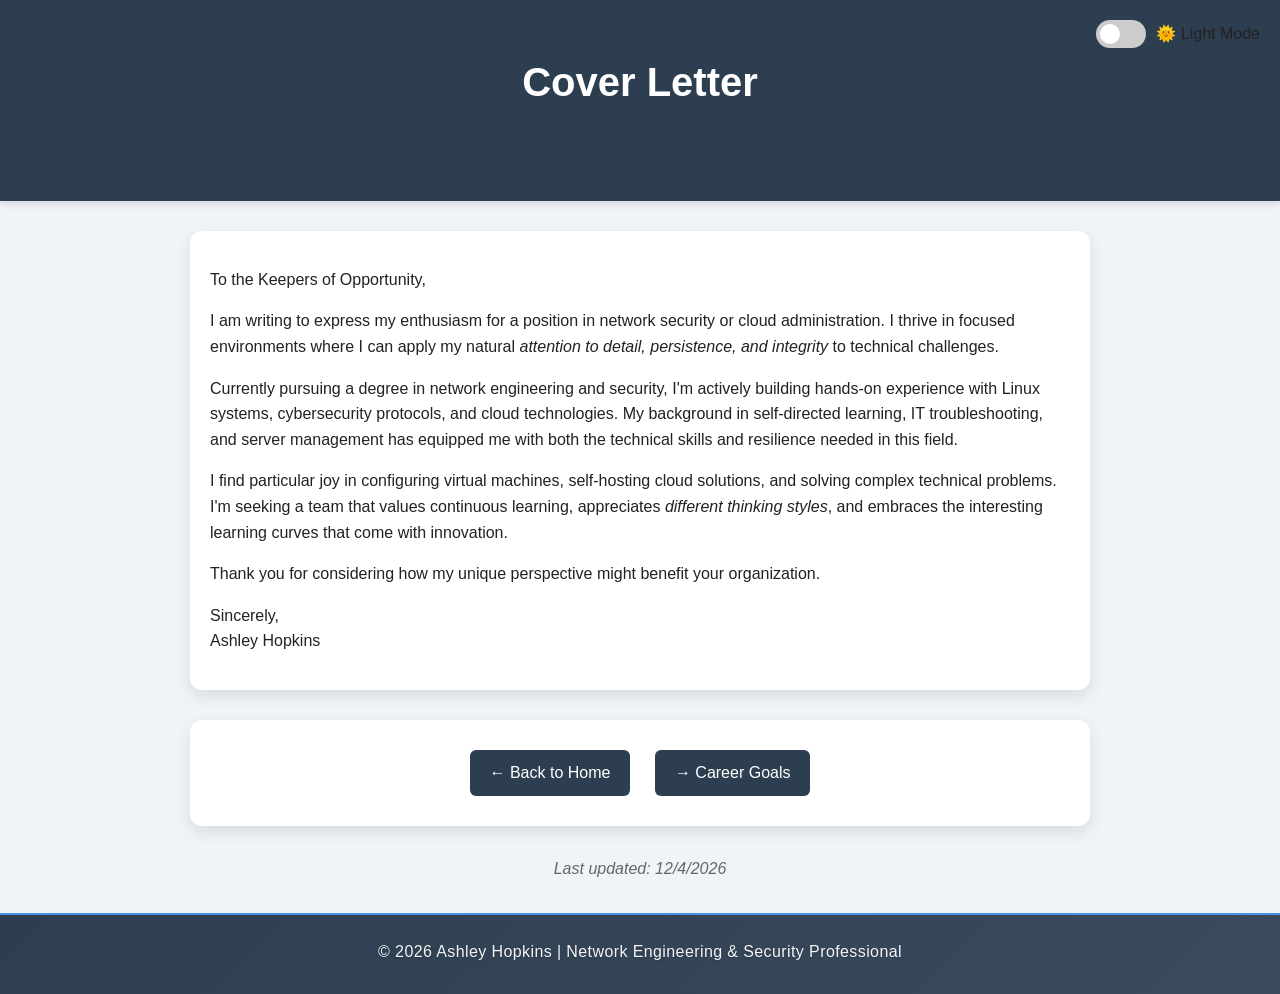
<file: coverletter.html>
<!DOCTYPE html>
<html lang="en">
<head>
  <meta charset="UTF-8" />
  <meta name="viewport" content="width=device-width, initial-scale=1.0" />
  <title>Cover Letter</title>
  <link rel="stylesheet" href="css/styles.css" />
  <style>
    /* basic styles */
    * {
      box-sizing: border-box;
    }
    
    body {
      font-family: Arial, sans-serif;
      background-color: #f0f4f8;
      color: #222;
      margin: 0;
      padding: 0;
    }
    .dark-mode {
      background-color: #121212;
      color: #f0f0f0;
    }
    header {
      background-color: #2c3e50;
      color: #fff;
      padding: 50px 20px 60px;
      text-align: center;
    }
    .section-box {
      background-color: #fff;
      border-radius: 12px;
      padding: 20px;
      margin: 30px auto;
      max-width: 900px;
      box-shadow: 0 6px 16px rgba(0, 0, 0, 0.1);
    }
    .dark-mode .section-box {
      background-color: #1e1e1e;
    }
    .nav-button {
      display: inline-block;
      margin: 10px;
      padding: 10px 20px;
      background-color: #2c3e50;
      color: #fff;
      text-decoration: none;
      border-radius: 6px;
      transition: background-color 0.3s;
    }
    .nav-button:hover {
      background-color: #1a252f;
    }
    .dark-mode .nav-button {
      background-color: #444;
    }
    .switch {
      position: fixed;
      top: 20px;
      right: 20px;
      display: flex;
      align-items: center;
      gap: 10px;
      z-index: 1000;
    }
    .switch input {
      opacity: 0;
      width: 0;
      height: 0;
    }
    .slider {
      position: relative;
      display: inline-block;
      width: 50px;
      height: 28px;
      background-color: #ccc;
      border-radius: 34px;
      cursor: pointer;
      transition: background-color 0.4s;
    }
    .slider:before {
      content: "";
      position: absolute;
      height: 20px;
      width: 20px;
      left: 4px;
      bottom: 4px;
      background-color: white;
      border-radius: 50%;
      transition: transform 0.4s;
    }
    .slider.round {
      border-radius: 34px;
    }
    
    .slider.round:before {
      border-radius: 50%;
    }
    
    input:checked + .slider {
      background-color: #4a90e2;
    }
    input:checked + .slider:before {
      transform: translateX(22px);
    }
    
    /* Footer Styles */
    .professional-footer {
      margin-top: 2rem;
      padding: 1.5rem;
      background: linear-gradient(135deg, #2c3e50 0%, #3a4b5e 100%);
      color: #f5f5f5;
      text-align: center;
      border-top: 2px solid #4a90e2;
    }
    
    .footer-content {
      max-width: 800px;
      margin: 0 auto;
    }
    
    .copyright {
      font-size: 1rem;
      font-weight: 500;
      margin: 0 0 0.3rem 0;
      letter-spacing: 0.4px;
    }
    
    .dark-mode .professional-footer {
      background: linear-gradient(135deg, #1a1a1a 0%, #2a2a2a 100%);
    }

mark {
  background-color: #cce5ff; /* Light blue */
  color: #004085; /* Dark blue text for contrast */
  padding: 2px 4px;
  border-radius: 3px;
}

.dark-mode mark {
  background-color: #004085; /* Darker blue for dark mode */
  color: #cce5ff; /* Light blue text for contrast in dark mode */
}
  </style>
</head>
<body id="top">

  <!-- main content -->
  <main>
    <!-- dark mode toggle -->
    <label class="switch">
      <input type="checkbox" id="darkModeToggle" aria-label="Toggle dark mode" />
      <span class="slider round"></span>
      <span id="modeLabel">🌞 Light Mode</span>
    </label>

    <!-- header -->
    <header>
      <h1>Cover Letter</h1>
    </header>

    <!-- cover letter content -->
    <section class="section-box">
      <p>
      To the Keepers of Opportunity,
      </p>
      <p>
        I am writing to express my enthusiasm for a position in network security or cloud administration. I thrive in focused environments where I can apply my natural <em>attention to detail, persistence, and integrity</em> to technical challenges.
      </p>
      <p>
        Currently pursuing a degree in network engineering and security, I'm actively building hands-on experience with Linux systems, cybersecurity protocols, and cloud technologies. My background in self-directed learning, IT troubleshooting, and server management has equipped me with both the technical skills and resilience needed in this field.
      </p>
      <p>
        I find particular joy in configuring virtual machines, self-hosting cloud solutions, and solving complex technical problems. I'm seeking a team that values continuous learning, appreciates <em>different thinking styles</em>, and embraces the interesting learning curves that come with innovation.
      </p>
      <p>
        Thank you for considering how my unique perspective might benefit your organization.
      </p>
      <p>Sincerely,<br>Ashley Hopkins</p>
    </section>

    <!-- navigation buttons -->
    <section class="section-box" style="text-align: center;">
      <a href="index.html" class="nav-button">← Back to Home</a>
      <a href="career-goals.html" class="nav-button">→ Career Goals</a>
      

      <nav style="display: none;">
        <ul>
          <li><a href="index.html">Home</a></li>
          <li><a href="career-goals.html">Career Goals</a></li>
        </ul>
      </nav>
    </section>
  </main>

  <!-- date display -->
  <div style="text-align: center; margin-top: 30px; margin-bottom: 10px;">
    <div id="currentDate" style="font-style: italic; color: #666;"></div>
  </div>

  <!-- footer -->
  <footer class="professional-footer">
    <div class="footer-content">
      <p class="copyright">© 2026 Ashley Hopkins | Network Engineering & Security Professional</p>
    </div>
  </footer>

  <!-- script for dark mode toggle -->
  <script>
    window.onload = function () {
      // dark mode toggle
      const toggle = document.getElementById("darkModeToggle");
      const label = document.getElementById("modeLabel");
      
      // Check if user has a saved preference
      const savedDarkMode = localStorage.getItem('darkMode');
      
      // Apply dark mode based on saved preference or system preference
      if (savedDarkMode === 'true' || 
          (savedDarkMode === null && 
           window.matchMedia && 
           window.matchMedia('(prefers-color-scheme: dark)').matches)) {
        // Enable dark mode
        document.body.classList.add('dark-mode');
        toggle.checked = true;
        label.textContent = "🌙 Dark Mode";
      } else {
        // Enable light mode
        document.body.classList.remove('dark-mode');
        toggle.checked = false;
        label.textContent = "🌞 Light Mode";
      }
      
      // Add event listener for toggle changes
      toggle.addEventListener("change", function() {
        if (this.checked) {
          // Switch to dark mode
          document.body.classList.add('dark-mode');
          label.textContent = "🌙 Dark Mode";
          localStorage.setItem('darkMode', 'true');
        } else {
          // Switch to light mode
          document.body.classList.remove('dark-mode');
          label.textContent = "🌞 Light Mode";
          localStorage.setItem('darkMode', 'false');
        }
      });
      
      // Display current date
      const dateElement = document.getElementById("currentDate");
      const currentDate = new Date();
      dateElement.textContent = "Last updated: " + currentDate.toLocaleDateString();
      
      // Console log for JavaScript
      console.log("Cover letter page loaded successfully on " + currentDate);
    };
  </script>

</body>
</html>
</file>
<file: css/styles.css>
/* === Universal Selector === */
* {
  box-sizing: border-box;
}

/* === General Body === */
body {
  font-family: -apple-system, BlinkMacSystemFont, 'Segoe UI', Roboto, 'Helvetica Neue', Arial, sans-serif;
  background-color: #f7f9fc;
  color: #333;
  margin: 0;
  padding: 0;
  line-height: 1.6;
}

/* === Dark Mode === */
.dark-mode {
  background-color: #121212;
  color: #f0f0f0;
}

/* === Header === */
header {
  text-align: center;
  background-color: #2c3e50;
  color: #fff;
  padding: 40px 20px 60px;
  position: relative;
  z-index: 1;
  box-shadow: 0 2px 8px rgba(0, 0, 0, 0.15);
}

header h1 {
  margin-top: 0;
  font-size: 2.5rem;
  color: #ffffff;
  display: block;
  visibility: visible;
}

header p {
  margin: 10px 0;
  color: #ffffff;
}

/* === Navigation === */
.main-nav {
  background-color: #1a252f;
  padding: 10px 0;
}

.main-nav ul {
  list-style: none;
  padding: 0.5rem 0;
  margin: 0;
  display: flex;
  justify-content: center;
  flex-wrap: wrap;
  text-align: center;
}

.main-nav li {
  margin: 0 15px;
}

.main-nav a {
  color: #fff;
  text-decoration: none;
  font-weight: bold;
  padding: 5px 10px;
  border-radius: 4px;
  transition: background-color 0.3s;
}

.main-nav a:hover {
  background-color: #2c3e50;
}

.dark-mode .main-nav {
  background-color: #0a1520;
}

/* === Section Box Layout === */
.section-box, section, article {
  max-width: 800px;
  margin: 20px auto;
  padding: 15px;
  background-color: #fff;
  border-radius: 12px;
  box-shadow: 0 4px 8px rgba(0, 0, 0, 0.05);
  transition: box-shadow 0.3s ease;
}

.section-box:hover, section:hover, article:hover {
  box-shadow: 0 6px 16px rgba(0, 0, 0, 0.2);
}

/* === Horizontal Rule === */
.section-divider {
  max-width: 800px;
  margin: 30px auto;
  border: 0;
  height: 2px;
  background-image: linear-gradient(to right, rgba(0, 0, 0, 0), rgba(44, 62, 80, 0.75), rgba(0, 0, 0, 0));
}

/* === Table Styles === */
.experience-table {
  width: 100%;
  border-collapse: collapse;
  margin: 20px 0;
}

.experience-table caption {
  font-weight: bold;
  margin-bottom: 10px;
  color: #2c3e50;
  font-size: 1.1em;
}

.experience-table th, 
.experience-table td {
  border: 1px solid #ddd;
  padding: 12px;
  text-align: left;
}

.experience-table th {
  background-color: #2c3e50;
  color: white;
}

.experience-table tr:nth-child(even) {
  background-color: #f2f2f2;
}

.dark-mode .experience-table th {
  background-color: #1a252f;
}

.dark-mode .experience-table tr:nth-child(even) {
  background-color: #2a2a2a;
}

.dark-mode .experience-table caption {
  color: #4a90e2;
}

/* === Mark Element === */
mark {
  background-color: #ffeeba;
  padding: 2px 4px;
  border-radius: 3px;
  border: 1px solid rgba(0, 0, 0, 0.1);
}

.dark-mode mark {
  background-color: #665e00;
  color: #fff;
}

/* === Headings === */
section h2, article h2 {
  color: #2c3e50;
}

section h3, article h3 {
  color: #333;
}

/* === Lists === */
ul {
  padding-left: 20px;
}

li {
  margin-bottom: 8px;
}

/* === Contact Section === */
#contact {
  background-color: #2c3e50;
  color: #fff;
  text-align: center;
  padding: 20px;
}

#contact a {
  color: #add8e6;
  text-decoration: none;
}

/* === Back to Top Link === */
#back-to-top {
  text-align: center;
  padding: 10px;
}

#back-to-top a {
  color: #2c3e50;
  font-weight: bold;
}

/* === Logo Styling === */
.logo-box {
  text-align: center;
  margin-bottom: 20px;
}

.wgu-logo {
  width: 150px;
  height: auto;
  border: 2px solid #00457C;
  padding: 10px;
  border-radius: 10px;
  background-color: white;
  box-shadow: 0 4px 6px rgba(0, 0, 0, 0.1);
}

/* === Toggle Switch === */
.switch {
  position: fixed;
  top: 20px;
  right: 20px;
  display: flex;
  align-items: center;
  gap: 10px;
  z-index: 1000;
}

.switch input {
  opacity: 0;
  width: 0;
  height: 0;
}

.slider {
  position: relative;
  display: inline-block;
  width: 50px;
  height: 28px;
  background-color: #ccc;
  border-radius: 34px;
  cursor: pointer;
  transition: background-color 0.4s;
}

.slider:before {
  content: "";
  position: absolute;
  height: 20px;
  width: 20px;
  left: 4px;
  bottom: 4px;
  background-color: white;
  border-radius: 50%;
  transition: transform 0.4s;
}

.slider.round {
  border-radius: 34px;
}

.slider.round:before {
  border-radius: 50%;
}

input:checked + .slider {
  background-color: #4a90e2;
}

input:checked + .slider:before {
  transform: translateX(22px);
}


/* === Dark Mode Styles === */
.dark-mode .section-box, 
.dark-mode section,
.dark-mode article {
  background-color: #1e1e1e;
  color: #f0f0f0;
  box-shadow: 0 2px 8px rgba(0, 0, 0, 0.3);
}

.dark-mode section h2,
.dark-mode article h2 {
  color: #4a90e2;
}

.dark-mode section h3,
.dark-mode article h3 {
  color: #ccc;
}

.dark-mode .nav-button {
  background-color: #444;
}

.dark-mode #contact {
  background-color: #1e1e1e;
}

/* === Navigation Buttons === */
.nav-button {
  display: inline-block;
  margin: 10px;
  padding: 10px 20px;
  background-color: #2c3e50;
  color: #fff;
  text-decoration: none;
  border-radius: 6px;
  transition: background-color 0.3s;
}

.nav-button:hover {
  background-color: #1a252f;
}

/* === Form Styles === */
.contact-form .form-group {
  margin-bottom: 20px;
}

.contact-form .form-group label {
  display: block;
  margin-bottom: 5px;
  font-weight: bold;
  color: #2c3e50;
}

.dark-mode .contact-form .form-group label {
  color: #ecf0f1;
}

.contact-form .form-group input,
.contact-form .form-group textarea,
.contact-form .form-group select {
  width: 100%;
  padding: 10px;
  border: 1px solid #ddd;
  border-radius: 4px;
  font-size: 16px;
  font-family: Arial, sans-serif;
  transition: border-color 0.3s;
}

.contact-form .form-group input:focus,
.contact-form .form-group textarea:focus,
.contact-form .form-group select:focus {
  outline: none;
  border-color: #3498db;
  box-shadow: 0 0 0 3px rgba(52, 152, 219, 0.2);
}

.dark-mode .contact-form .form-group input,
.dark-mode .contact-form .form-group textarea,
.dark-mode .form-group select {
  background-color: #2a2a2a;
  border-color: #444;
  color: #f0f0f0;
}

/* === Current Date Display === */
#currentDate {
  font-style: italic;
  color: #666;
  text-align: center;
  margin-top: 10px;
}

.dark-mode #currentDate {
  color: #aaa;
}

/* === Footer === */
.professional-footer {
  margin-top: 2rem;
  padding: 1.5rem;
  background: linear-gradient(135deg, #2c3e50 0%, #3a4b5e 100%);
  color: #f5f5f5;
  text-align: center;
  border-top: 2px solid #4a90e2;
}

.footer-content {
  max-width: 800px;
  margin: 0 auto;
}

.copyright {
  font-size: 1rem;
  font-weight: 500;
  margin: 0 0 0.3rem 0;
  letter-spacing: 0.4px;
  text-shadow: 0 1px 2px rgba(0, 0, 0, 0.2);
}

.tagline {
  font-size: 0.9rem;
  font-style: italic;
  color: rgba(255, 255, 255, 0.8);
  margin: 0;
  letter-spacing: 0.2px;
  text-shadow: 0 1px 2px rgba(0, 0, 0, 0.2);
}

.dark-mode .professional-footer {
  background: linear-gradient(135deg, #1a1a1a 0%, #2a2a2a 100%);
}

.project {
  margin-bottom: 25px;
  padding: 15px;
  background-color: #ffffff;
  border-radius: 5px;
  border-left: none !important;
  box-shadow: none;
}

.dark-mode .project {
  background-color: #2f3640;
  color: #f0f0f0;
}

.project h2,
.project h3,
.project p,
.project li,
.project a,
.project span {
  color: inherit;
}
</file>
